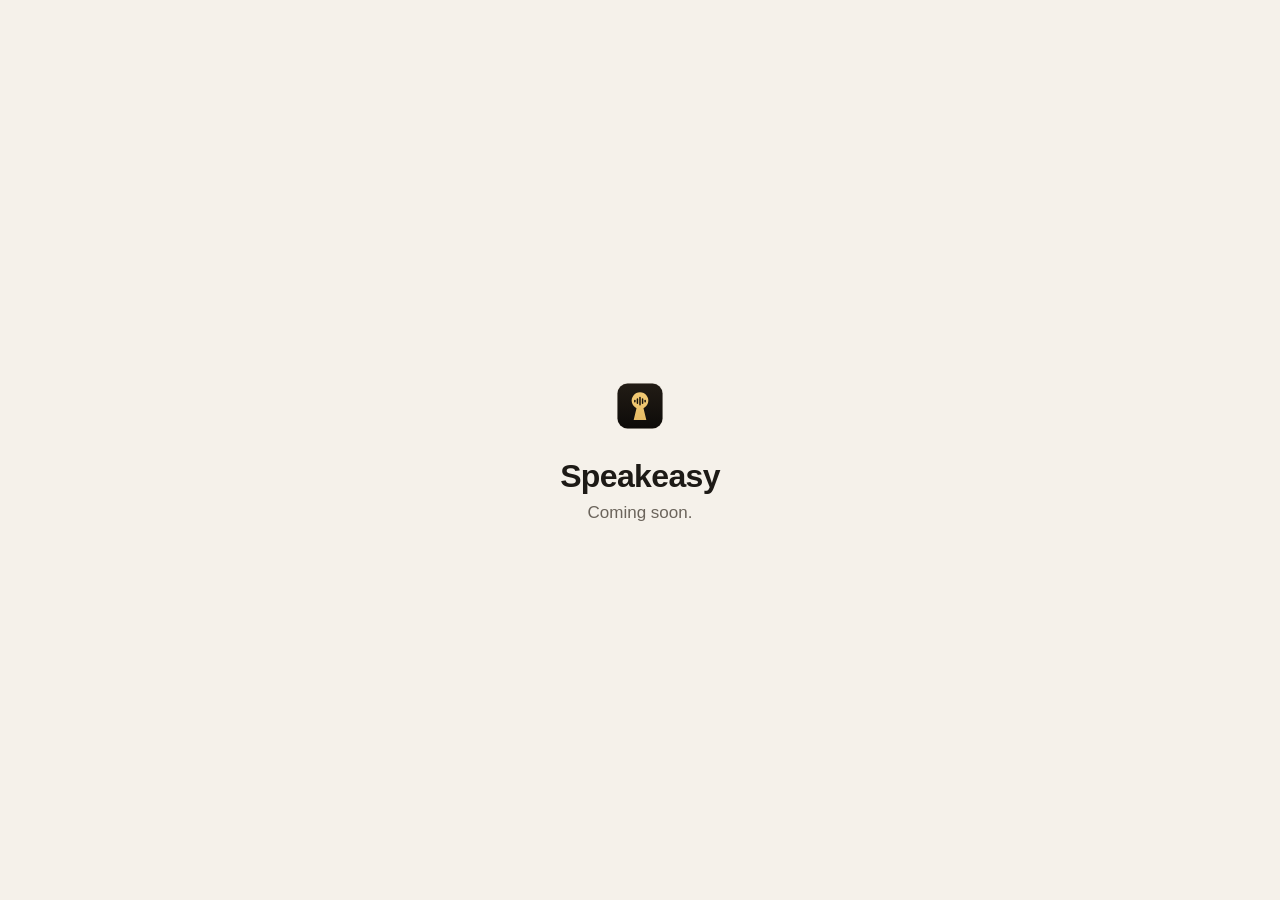
<file: index.html>
<!doctype html>
<html lang="en">
<head>
<meta charset="utf-8">
<meta name="viewport" content="width=device-width, initial-scale=1">
<link rel="icon" href="favicon.svg" type="image/svg+xml">
<link rel="apple-touch-icon" href="apple-touch-icon.png">
<title>Speakeasy</title>
<meta name="description" content="Speakeasy is coming soon.">
<style>
  :root { color-scheme: light dark; }
  html, body { height: 100%; margin: 0; }
  body { display: flex; align-items: center; justify-content: center; text-align: center;
         font-family: -apple-system, BlinkMacSystemFont, "SF Pro Text", "Helvetica Neue", Arial, sans-serif;
         background: #f5f1ea; color: #1d1a16; }
  main { padding: 24px; }
  img { width: 56px; height: 56px; }
  h1 { font-size: 32px; font-weight: 600; letter-spacing: -0.02em; margin: 20px 0 8px; }
  p { font-size: 17px; color: #6b645b; margin: 0; }
  @media (prefers-color-scheme: dark) { body { background: #16140f; color: #f3efe8; } p { color: #a39b90; } }
</style>
</head>
<body>
<main>
  <img src="favicon.svg" alt="">
  <h1>Speakeasy</h1>
  <p>Coming soon.</p>
</main>
</body>
</html>
</file>
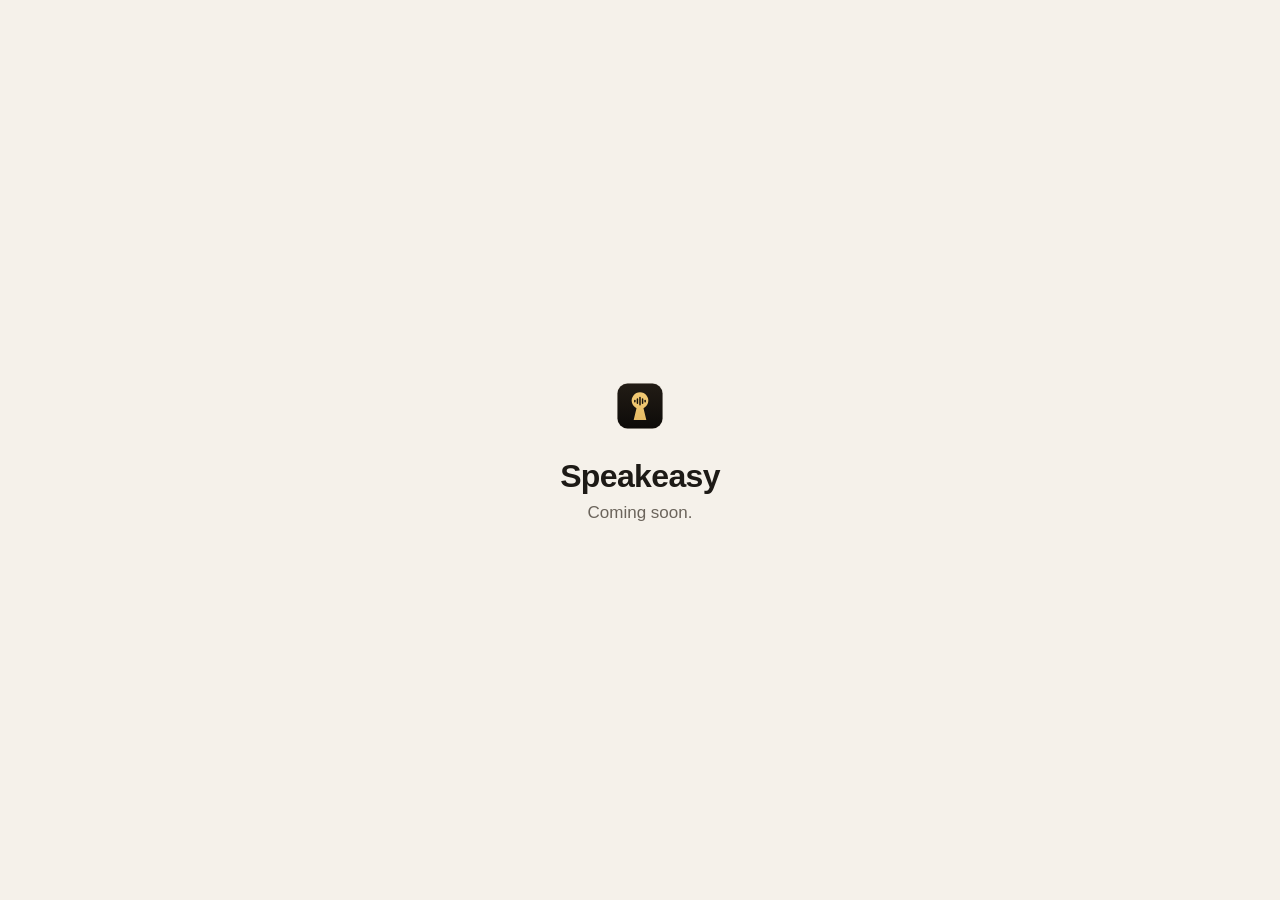
<file: download/index.html>
<!doctype html>
<html lang="en"><head><meta charset="utf-8"><meta http-equiv="refresh" content="0; url=/"><link rel="canonical" href="https://speakeasyvoice.ai/"><title>Speakeasy</title></head><body><a href="/">Speakeasy</a></body></html>
</file>
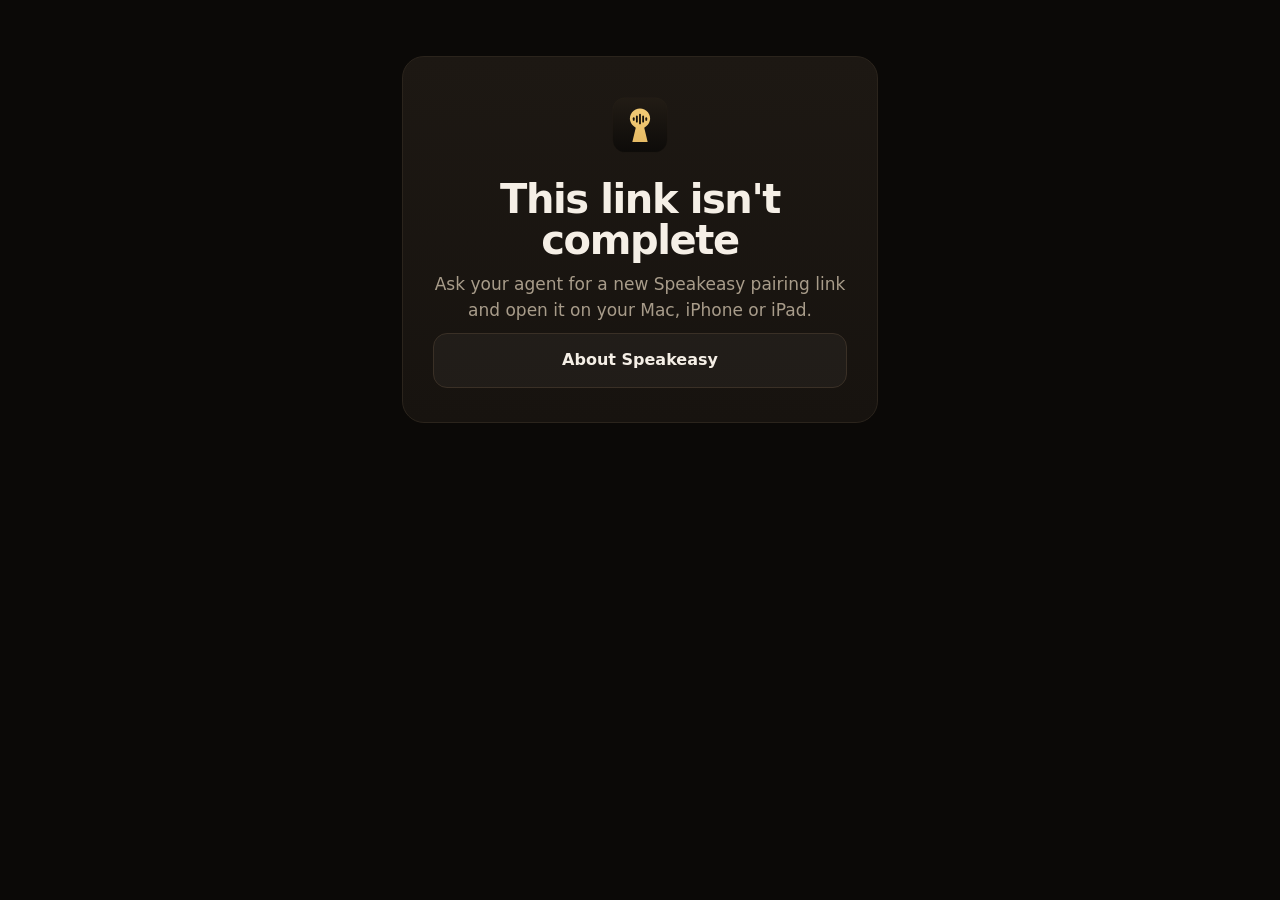
<file: pair/index.html>
<!doctype html>
<html lang="en">
<head>
<meta charset="utf-8">
<meta name="viewport" content="width=device-width, initial-scale=1, viewport-fit=cover">
<meta name="referrer" content="no-referrer">
<meta name="robots" content="noindex">
<meta name="theme-color" content="#0b0907">
<title>Connect Speakeasy</title>
<link rel="icon" href="/favicon.svg" type="image/svg+xml">
<link rel="apple-touch-icon" href="/apple-touch-icon.png">
<link rel="stylesheet" href="/site.css">
<style>
  .pair{max-width:520px;margin:0 auto;padding:56px 22px 60px}
  .pair .panel{padding:34px 30px;text-align:center}
  .mark{height:68px;width:auto;margin:0 auto 20px;display:block}
  .pair h1{font-size:clamp(30px,6vw,40px);margin-bottom:10px}
  .pair p{color:var(--mute)}
  .pair .btn{width:100%;margin-top:22px}
  .pair .btn.ghost{margin-top:10px}
  .pair .small{font-size:14.5px;margin-top:20px}
  .pair .small a{color:var(--brass2)}
  .code{font:600 28px/1 var(--mono);letter-spacing:.18em;color:var(--ink);margin-top:10px}
  .or{display:flex;align-items:center;gap:12px;color:var(--mute);font-size:13.5px;margin:28px 0 6px}
  .or::before,.or::after{content:"";flex:1;border-top:1px solid var(--line)}
  .list{list-style:none;counter-reset:s;text-align:left;margin-top:14px}
  .list>li{counter-increment:s;position:relative;padding-left:40px;margin-top:16px;color:var(--mute);font-size:16px}
  .list>li::before{content:counter(s);position:absolute;left:0;top:0;width:28px;height:28px;border-radius:50%;background:rgba(217,165,78,.15);color:var(--brass2);font:700 14px/28px var(--display);text-align:center}
  .list b{color:var(--ink);font-weight:600}
  .list a{color:var(--brass2)}
  .list .btn{margin-top:12px}
  .hide{display:none!important}
</style>
<style>a.testflight{display:none!important}</style>
</head>
<body>
<main class="pair">
  <div class="panel">
    <a href="/" aria-label="Speakeasy home"><img class="mark" src="/favicon.svg" alt="" width="68" height="68"></a>

    <!-- Mac (and anything that isn't an iPhone or iPad) -->
    <section id="ready" class="hide">
      <h1>Connect Speakeasy</h1>
      <p>Your agent sent this link to connect the Speakeasy app on this Mac.</p>
      <a class="btn primary open" href="#">Open Speakeasy</a>
      <div class="or">Don't have it yet?</div>
      <a class="btn ghost" href="https://github.com/rungmc357/speakeasy/releases/latest/download/Speakeasy.dmg">Download for Mac</a>
      <ol class="list">
        <li>Open the download and drag Speakeasy into Applications.</li>
        <li>Open Speakeasy once.</li>
        <li>Come back to this page and click <b>Open Speakeasy</b>.</li>
      </ol>
      <p class="small">Or type this code in Speakeasy › Connect:</p>
      <div class="code"></div>
      <p class="small">The link works once and expires 30 minutes after your agent sent it.</p>
    </section>

    <!-- iPhone / iPad -->
    <section id="ios" class="hide">
      <h1>Connect Speakeasy</h1>
      <p>Your agent sent this link to connect the Speakeasy app on this iPhone or iPad.</p>
      <a class="btn primary open" href="#">Open Speakeasy</a>
      <div class="or">Don't have it yet?</div>
      <a class="btn ghost testflight" href="/">Join the iPhone &amp; iPad beta</a>
      <ol class="list">
        <li id="ts-step">Install <a href="https://apps.apple.com/app/tailscale/id1470499037">Tailscale</a> and sign in with the same account as the computer Hermes runs on.</li>
        <li>Come back to this page and tap <b>Open Speakeasy</b>. If nothing happens, copy the link and paste it into the app.
          <button class="btn ghost" id="copy-link" type="button">Copy the link</button></li>
      </ol>
      <p class="small">The link works once and expires 30 minutes after your agent sent it.</p>
    </section>

    <!-- "Update Speakeasy's address" (#server=…&update=1, no code): the tunnel moved -->
    <section id="update" class="hide">
      <h1>Open in Speakeasy to update its address</h1>
      <p>Your Hermes sent this link because its address changed. Speakeasy checks it's really your Hermes before switching.</p>
      <p class="small not-ios hide">Open this link on the iPhone or iPad where Speakeasy is installed.</p>
      <a class="btn primary open-update" href="#">Open Speakeasy</a>
      <div class="or">Don't have it yet?</div>
      <a class="btn ghost testflight" href="/">Join the iPhone &amp; iPad beta</a>
    </section>

    <section id="bad" class="hide">
      <h1>This link isn't complete</h1>
      <p>Ask your agent for a new Speakeasy pairing link and open it on your Mac, iPhone or iPad.</p>
      <a class="btn primary testflight hide" href="/">Join the iPhone &amp; iPad beta</a>
      <a class="btn ghost" href="/">About Speakeasy</a>
    </section>
  </div>
</main>
<script>
(() => {
  // The server address and code are in the fragment (#...), which browsers never send to this site.
  const params = new URLSearchParams(location.hash.slice(1));
  const server = params.get("server") || "";
  const code = (params.get("code") || "").replace(/[\s-]/g, "");
  const ok = /^\d{6}$/.test(code) && /^https?:\/\/[^\s/]+(:\d+)?\/?$/.test(server);
  const ua = navigator.userAgent;
  const iPad = /iPad/.test(ua) || (/Macintosh/.test(ua) && navigator.maxTouchPoints > 1);  // iPadOS reports as a Mac
  const ios = /iPhone|iPod/.test(ua) || iPad || /[?&]ios\b/.test(location.search);  // ?ios shows the iPhone/iPad view
  const show = id => document.getElementById(id).classList.remove("hide");
  // Until the public TestFlight link is filled in, beta buttons fall back to the sign-up on the homepage.
  const tf = "";
  const tfReady = /^https:\/\/testflight\.apple\.com\//.test(tf);
  document.querySelectorAll("a.testflight").forEach(a => { a.href = tfReady ? tf : "/#iphone"; });
  // An update link carries only the new address; the app verifies it before switching.
  const update = params.get("update") === "1" && !params.get("code") && /^https:\/\/[^\s/]+(:\d+)?\/?$/.test(server);
  if (update) {
    document.title = "Update Speakeasy's address";
    document.querySelector("a.open-update").href = "speakeasy://update?server=" + encodeURIComponent(server);
    if (!ios) document.querySelector("#update .not-ios").classList.remove("hide");
    show("update");
    return;
  }
  if (!ok) { show("bad"); if (ios) document.querySelector("#bad .testflight").classList.remove("hide"); return; }
  const app = "speakeasy://pair?server=" + encodeURIComponent(server) + "&code=" + code;
  // Tailscale is only needed when Hermes is reached over a tailnet address.
  if (!/\.ts\.net(:\d+)?\/?$/.test(server)) document.getElementById("ts-step").remove();
  document.querySelectorAll("a.open").forEach(a => a.href = app);
  document.querySelectorAll(".code").forEach(el => el.textContent = code.slice(0, 3) + " " + code.slice(3));
  document.getElementById("copy-link").addEventListener("click", async (e) => {
    try { await navigator.clipboard.writeText(location.href); e.target.textContent = "Copied"; }
    catch (_) { e.target.textContent = "Couldn't copy. Copy this page's address."; }
  });
  if (ios) { show("ios"); return; }  // No auto-open on iOS: without the app Safari shows an "invalid address" alert.
  show("ready");
  // Try the Mac app once on arrival; if it isn't installed, nothing happens and the page stays.
  setTimeout(() => { location.href = app; }, 300);
})();
</script>
</body>
</html>
</file>
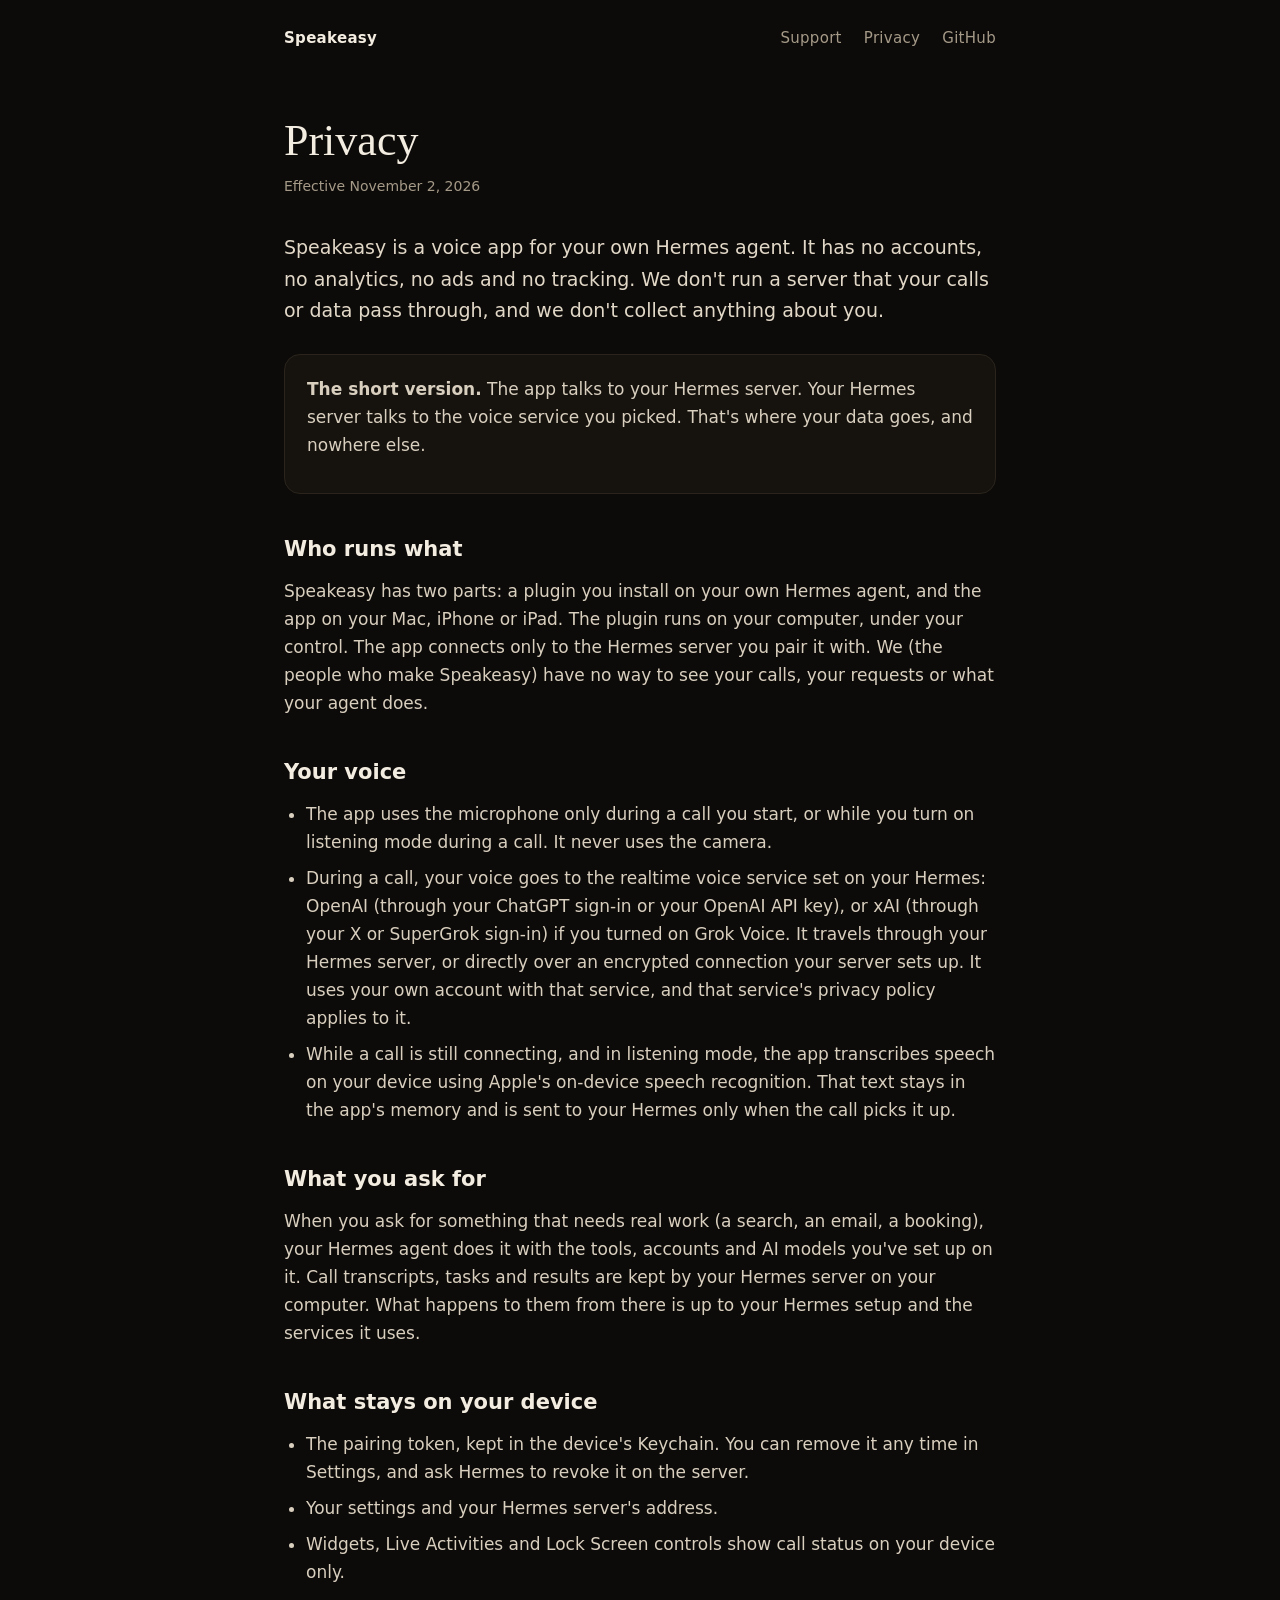
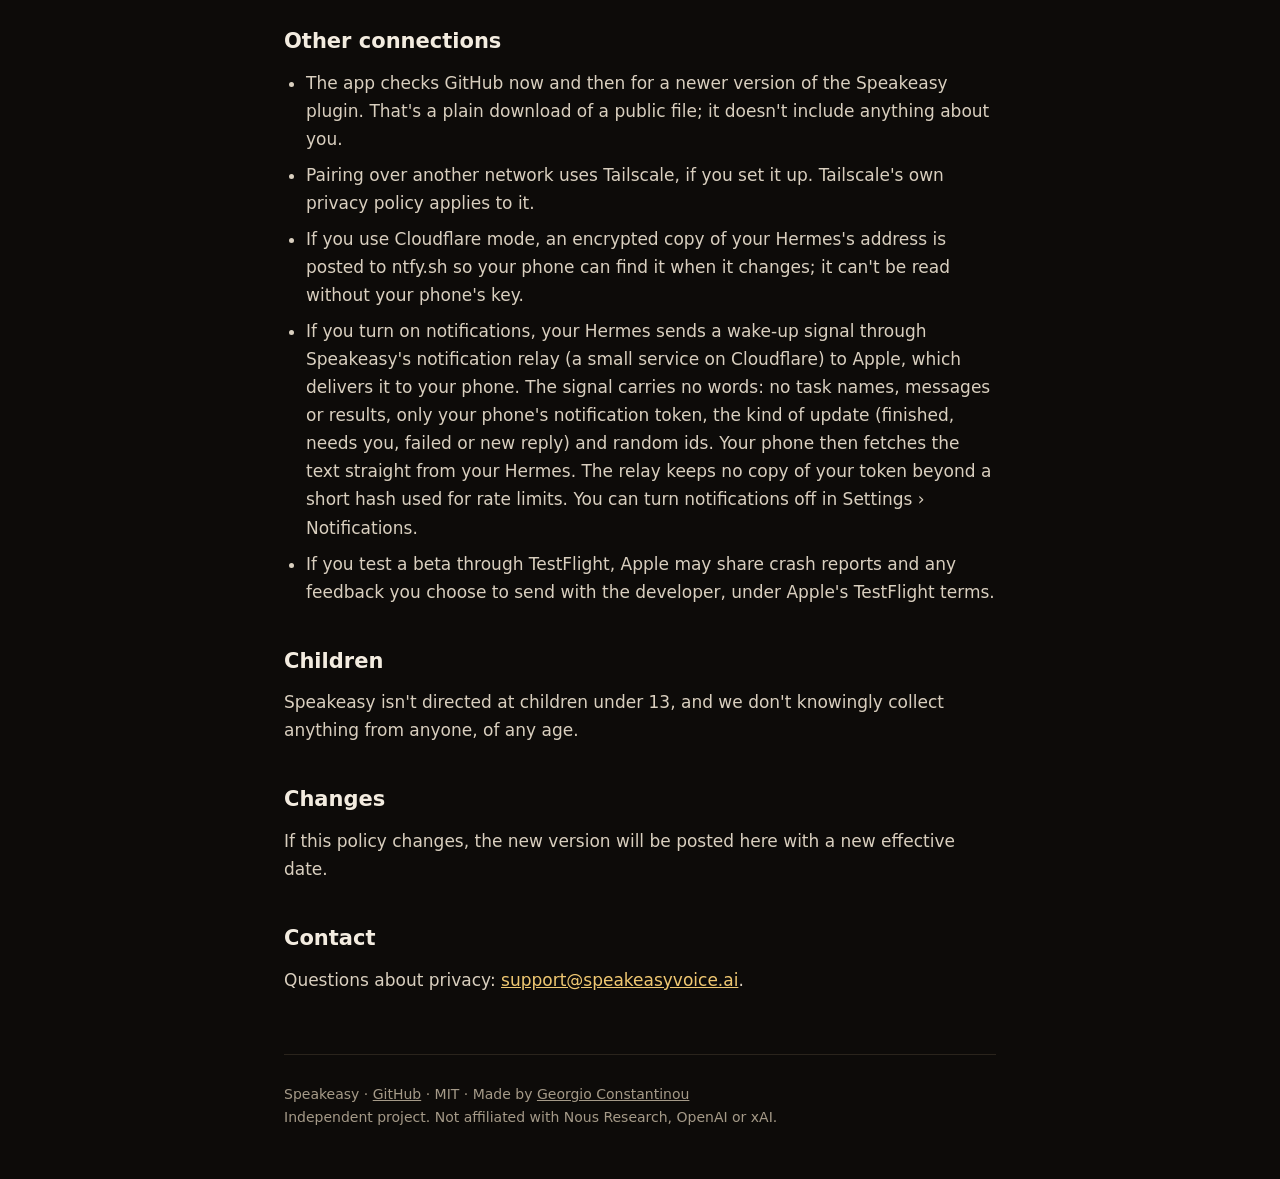
<file: privacy/index.html>
<!doctype html>
<html lang="en">
<head>
<meta charset="utf-8">
<meta name="viewport" content="width=device-width, initial-scale=1">
<link rel="icon" href="/favicon.svg" type="image/svg+xml">
<link rel="apple-touch-icon" href="/apple-touch-icon.png">
<title>Privacy · Speakeasy</title>
<meta name="description" content="How Speakeasy handles your voice and data: no accounts, no analytics, no tracking.">
<style>
  :root{--bg:#0d0b09;--panel:#16130f;--line:#2a241c;--ink:#f3ece0;--mute:#a59a88;--brass:#d4a24c;--brass2:#f0c872}
  *{box-sizing:border-box;margin:0;padding:0}
  body{background:var(--bg);color:var(--ink);font:17px/1.65 -apple-system,BlinkMacSystemFont,"SF Pro Text","Inter",system-ui,sans-serif;-webkit-font-smoothing:antialiased}
  a{color:var(--brass2)}
  .wrap{max-width:760px;margin:0 auto;padding:0 24px}
  nav{display:flex;align-items:center;justify-content:space-between;padding:26px 0;font-size:15px}
  nav a{color:var(--ink);text-decoration:none;font-weight:600;letter-spacing:.02em}
  nav .links{display:flex;gap:22px} nav .links a{color:var(--mute);font-weight:400}
  h1{font-family:"New York","Iowan Old Style",Georgia,serif;font-size:44px;line-height:1.1;font-weight:500;margin:40px 0 10px}
  .date{color:var(--mute);font-size:14px;margin-bottom:34px}
  .lede{font-size:19px;color:#e2d8c8;margin-bottom:28px}
  h2{font-size:21px;margin:38px 0 10px}
  p,li{color:#d9cfbf} p{margin-bottom:14px}
  ul{margin:0 0 14px 22px} li{margin-bottom:8px}
  .box{background:var(--panel);border:1px solid var(--line);border-radius:16px;padding:20px 22px;margin:22px 0}
  footer{border-top:1px solid var(--line);margin-top:60px;padding:28px 0 50px;color:var(--mute);font-size:14px}
  footer a{color:var(--mute)}
</style>
</head>
<body>
<div class="wrap">
<nav><a href="/">Speakeasy</a><span class="links"><a href="/support/">Support</a><a href="/privacy/">Privacy</a><a href="https://github.com/rungmc357/speakeasy">GitHub</a></span></nav>
<h1>Privacy</h1>
<p class="date">Effective November 2, 2026</p>
<p class="lede">Speakeasy is a voice app for your own Hermes agent. It has no accounts, no analytics, no ads and no tracking. We don't run a server that your calls or data pass through, and we don't collect anything about you.</p>

<div class="box">
<p><b>The short version.</b> The app talks to your Hermes server. Your Hermes server talks to the voice service you picked. That's where your data goes, and nowhere else.</p>
</div>

<h2>Who runs what</h2>
<p>Speakeasy has two parts: a plugin you install on your own Hermes agent, and the app on your Mac, iPhone or iPad. The plugin runs on your computer, under your control. The app connects only to the Hermes server you pair it with. We (the people who make Speakeasy) have no way to see your calls, your requests or what your agent does.</p>

<h2>Your voice</h2>
<ul>
<li>The app uses the microphone only during a call you start, or while you turn on listening mode during a call. It never uses the camera.</li>
<li>During a call, your voice goes to the realtime voice service set on your Hermes: OpenAI (through your ChatGPT sign-in or your OpenAI API key), or xAI (through your X or SuperGrok sign-in) if you turned on Grok Voice. It travels through your Hermes server, or directly over an encrypted connection your server sets up. It uses your own account with that service, and that service's privacy policy applies to it.</li>
<li>While a call is still connecting, and in listening mode, the app transcribes speech on your device using Apple's on-device speech recognition. That text stays in the app's memory and is sent to your Hermes only when the call picks it up.</li>
</ul>

<h2>What you ask for</h2>
<p>When you ask for something that needs real work (a search, an email, a booking), your Hermes agent does it with the tools, accounts and AI models you've set up on it. Call transcripts, tasks and results are kept by your Hermes server on your computer. What happens to them from there is up to your Hermes setup and the services it uses.</p>

<h2>What stays on your device</h2>
<ul>
<li>The pairing token, kept in the device's Keychain. You can remove it any time in Settings, and ask Hermes to revoke it on the server.</li>
<li>Your settings and your Hermes server's address.</li>
<li>Widgets, Live Activities and Lock Screen controls show call status on your device only.</li>
</ul>

<h2>Other connections</h2>
<ul>
<li>The app checks GitHub now and then for a newer version of the Speakeasy plugin. That's a plain download of a public file; it doesn't include anything about you.</li>
<li>Pairing over another network uses Tailscale, if you set it up. Tailscale's own privacy policy applies to it.</li>
<li>If you use Cloudflare mode, an encrypted copy of your Hermes's address is posted to ntfy.sh so your phone can find it when it changes; it can't be read without your phone's key.</li>
<li>If you turn on notifications, your Hermes sends a wake-up signal through Speakeasy's notification relay (a small service on Cloudflare) to Apple, which delivers it to your phone. The signal carries no words: no task names, messages or results, only your phone's notification token, the kind of update (finished, needs you, failed or new reply) and random ids. Your phone then fetches the text straight from your Hermes. The relay keeps no copy of your token beyond a short hash used for rate limits. You can turn notifications off in Settings › Notifications.</li>
<li>If you test a beta through TestFlight, Apple may share crash reports and any feedback you choose to send with the developer, under Apple's TestFlight terms.</li>
</ul>

<h2>Children</h2>
<p>Speakeasy isn't directed at children under 13, and we don't knowingly collect anything from anyone, of any age.</p>

<h2>Changes</h2>
<p>If this policy changes, the new version will be posted here with a new effective date.</p>

<h2>Contact</h2>
<p>Questions about privacy: <a href="mailto:support@speakeasyvoice.ai">support@speakeasyvoice.ai</a>.</p>
<footer>Speakeasy · <a href="https://github.com/rungmc357/speakeasy">GitHub</a> · MIT · Made by <a href="https://georgio.co">Georgio Constantinou</a><br>Independent project. Not affiliated with Nous Research, OpenAI or xAI.</footer>
</div>
</body>
</html>
</file>
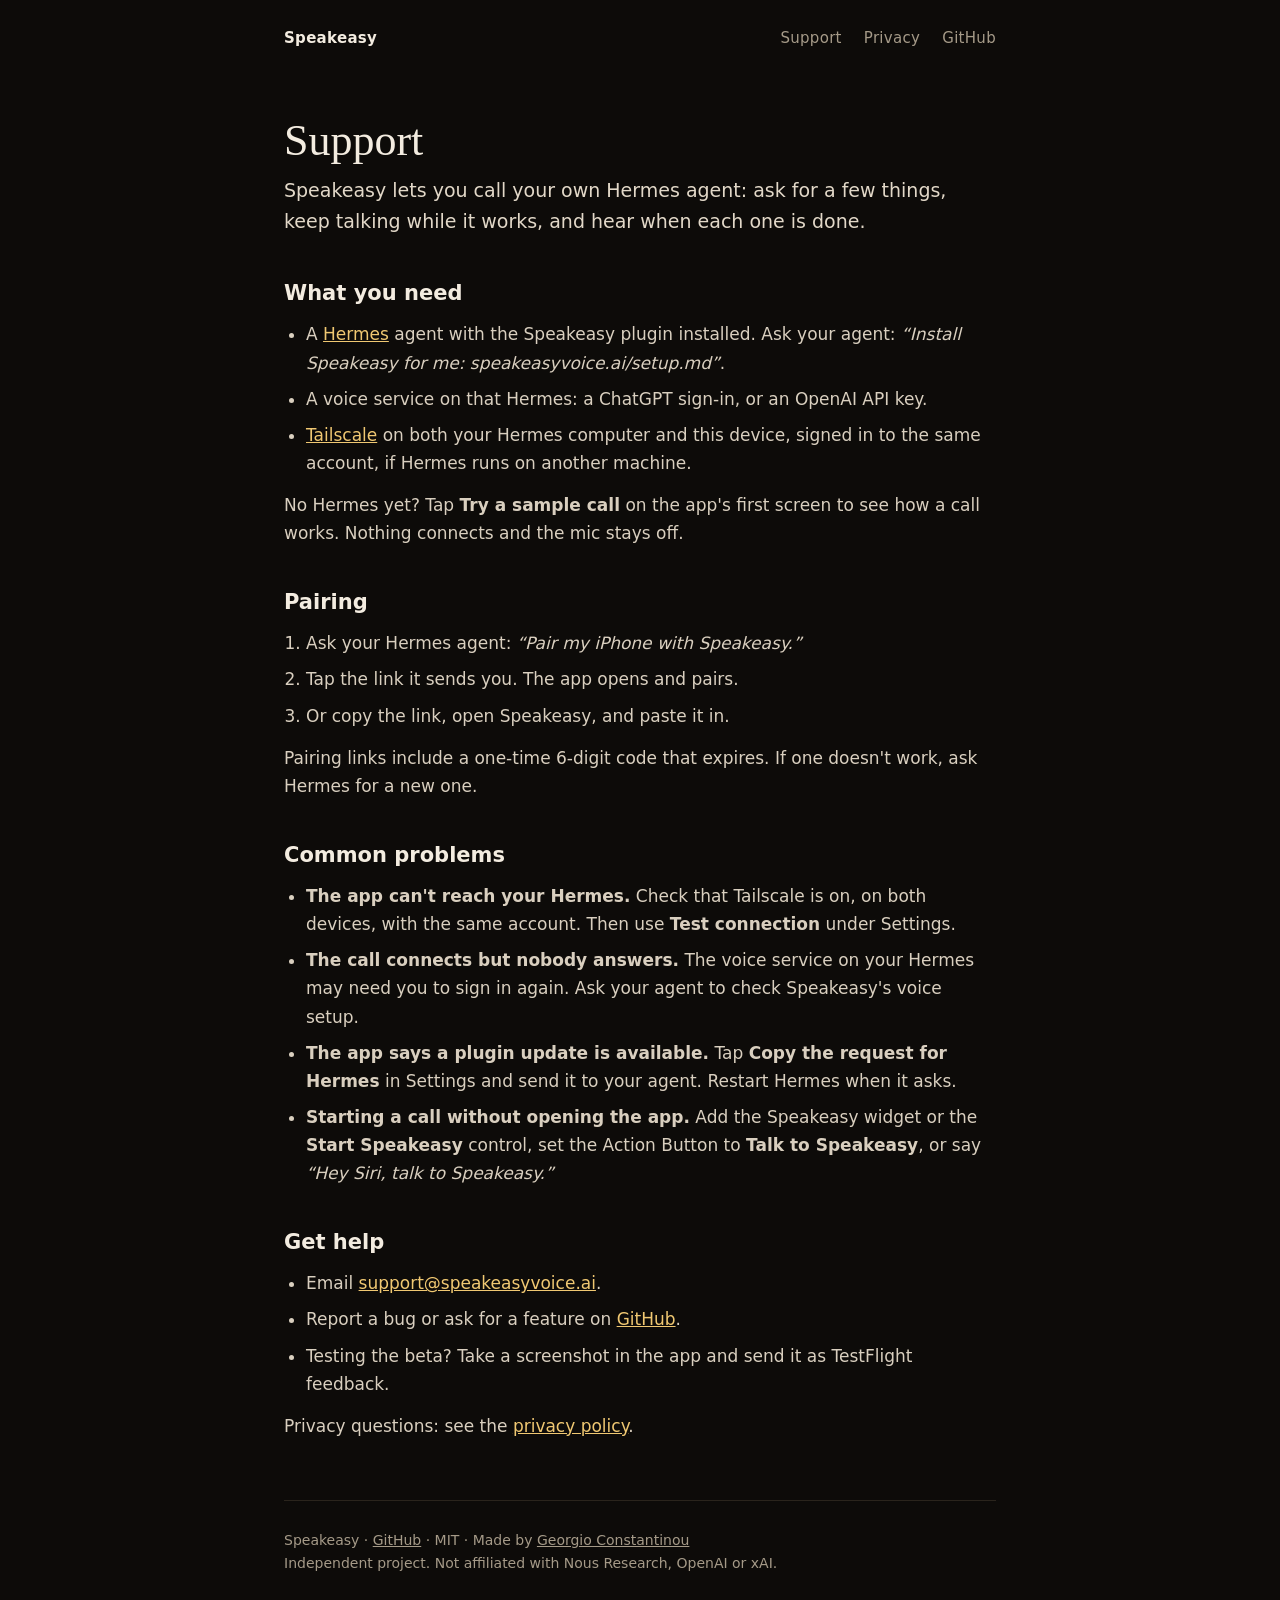
<file: support/index.html>
<!doctype html>
<html lang="en">
<head>
<meta charset="utf-8">
<meta name="viewport" content="width=device-width, initial-scale=1">
<link rel="icon" href="/favicon.svg" type="image/svg+xml">
<link rel="apple-touch-icon" href="/apple-touch-icon.png">
<title>Support · Speakeasy</title>
<meta name="description" content="Set up, pair and troubleshoot Speakeasy, the voice app for your Hermes agent.">
<style>
  :root{--bg:#0d0b09;--panel:#16130f;--line:#2a241c;--ink:#f3ece0;--mute:#a59a88;--brass:#d4a24c;--brass2:#f0c872}
  *{box-sizing:border-box;margin:0;padding:0}
  body{background:var(--bg);color:var(--ink);font:17px/1.65 -apple-system,BlinkMacSystemFont,"SF Pro Text","Inter",system-ui,sans-serif;-webkit-font-smoothing:antialiased}
  a{color:var(--brass2)}
  .wrap{max-width:760px;margin:0 auto;padding:0 24px}
  nav{display:flex;align-items:center;justify-content:space-between;padding:26px 0;font-size:15px}
  nav a{color:var(--ink);text-decoration:none;font-weight:600;letter-spacing:.02em}
  nav .links{display:flex;gap:22px} nav .links a{color:var(--mute);font-weight:400}
  h1{font-family:"New York","Iowan Old Style",Georgia,serif;font-size:44px;line-height:1.1;font-weight:500;margin:40px 0 10px}
  .date{color:var(--mute);font-size:14px;margin-bottom:34px}
  .lede{font-size:19px;color:#e2d8c8;margin-bottom:28px}
  h2{font-size:21px;margin:38px 0 10px}
  p,li{color:#d9cfbf} p{margin-bottom:14px}
  ul{margin:0 0 14px 22px} li{margin-bottom:8px}
  .box{background:var(--panel);border:1px solid var(--line);border-radius:16px;padding:20px 22px;margin:22px 0}
  footer{border-top:1px solid var(--line);margin-top:60px;padding:28px 0 50px;color:var(--mute);font-size:14px}
  footer a{color:var(--mute)}
</style>
</head>
<body>
<div class="wrap">
<nav><a href="/">Speakeasy</a><span class="links"><a href="/support/">Support</a><a href="/privacy/">Privacy</a><a href="https://github.com/rungmc357/speakeasy">GitHub</a></span></nav>
<h1>Support</h1>
<p class="lede">Speakeasy lets you call your own Hermes agent: ask for a few things, keep talking while it works, and hear when each one is done.</p>

<h2>What you need</h2>
<ul>
<li>A <a href="https://hermes-agent.nousresearch.com/docs">Hermes</a> agent with the Speakeasy plugin installed. Ask your agent: <i>“Install Speakeasy for me: speakeasyvoice.ai/setup.md”</i>.</li>
<li>A voice service on that Hermes: a ChatGPT sign-in, or an OpenAI API key.</li>
<li><a href="https://tailscale.com/download">Tailscale</a> on both your Hermes computer and this device, signed in to the same account, if Hermes runs on another machine.</li>
</ul>
<p>No Hermes yet? Tap <b>Try a sample call</b> on the app's first screen to see how a call works. Nothing connects and the mic stays off.</p>

<h2>Pairing</h2>
<ol style="margin:0 0 14px 22px">
<li>Ask your Hermes agent: <i>“Pair my iPhone with Speakeasy.”</i></li>
<li>Tap the link it sends you. The app opens and pairs.</li>
<li>Or copy the link, open Speakeasy, and paste it in.</li>
</ol>
<p>Pairing links include a one-time 6-digit code that expires. If one doesn't work, ask Hermes for a new one.</p>

<h2>Common problems</h2>
<ul>
<li><b>The app can't reach your Hermes.</b> Check that Tailscale is on, on both devices, with the same account. Then use <b>Test connection</b> under Settings.</li>
<li><b>The call connects but nobody answers.</b> The voice service on your Hermes may need you to sign in again. Ask your agent to check Speakeasy's voice setup.</li>
<li><b>The app says a plugin update is available.</b> Tap <b>Copy the request for Hermes</b> in Settings and send it to your agent. Restart Hermes when it asks.</li>
<li><b>Starting a call without opening the app.</b> Add the Speakeasy widget or the <b>Start Speakeasy</b> control, set the Action Button to <b>Talk to Speakeasy</b>, or say <i>“Hey Siri, talk to Speakeasy.”</i></li>
</ul>

<h2>Get help</h2>
<ul>
<li>Email <a href="mailto:support@speakeasyvoice.ai">support@speakeasyvoice.ai</a>.</li>
<li>Report a bug or ask for a feature on <a href="https://github.com/rungmc357/speakeasy/issues">GitHub</a>.</li>
<li>Testing the beta? Take a screenshot in the app and send it as TestFlight feedback.</li>
</ul>
<p>Privacy questions: see the <a href="/privacy/">privacy policy</a>.</p>
<footer>Speakeasy · <a href="https://github.com/rungmc357/speakeasy">GitHub</a> · MIT · Made by <a href="https://georgio.co">Georgio Constantinou</a><br>Independent project. Not affiliated with Nous Research, OpenAI or xAI.</footer>
</div>
</body>
</html>
</file>
<file: site.css>
:root{
  --bg:#0b0907;--panel:#17130f;--panel2:#1d1813;--line:#2b241c;--line2:#3a3026;
  --ink:#f5efe6;--ink2:#ddd3c4;--mute:#a89c8a;--brass:#d9a54e;--brass2:#f2c977;--on-brass:#1a1208;--green:#6fcf8e;--red:#ef8a7a;
  --sans:-apple-system,BlinkMacSystemFont,"SF Pro Text","Inter",system-ui,"Segoe UI",sans-serif;
  --display:-apple-system,BlinkMacSystemFont,"SF Pro Display","Inter",system-ui,"Segoe UI",sans-serif;
  --mono:ui-monospace,"SF Mono",Menlo,Consolas,monospace;
}
*{box-sizing:border-box;margin:0;padding:0}
html{scroll-behavior:smooth;-webkit-text-size-adjust:100%}
body{background:var(--bg);color:var(--ink);font:17px/1.55 var(--sans);-webkit-font-smoothing:antialiased;overflow-x:hidden}
main{overflow-x:clip}
a{color:inherit}
img,video{display:block;max-width:100%}
picture{display:block}
:focus-visible{outline:2px solid var(--brass2);outline-offset:3px;border-radius:6px}
.wrap{max-width:1160px;margin:0 auto;padding:0 22px}

/* nav */
header.top{position:sticky;top:0;z-index:20;background:rgba(11,9,7,.74);backdrop-filter:saturate(1.4) blur(18px);-webkit-backdrop-filter:saturate(1.4) blur(18px);border-bottom:1px solid rgba(58,48,38,.55)}
nav{display:flex;align-items:center;justify-content:space-between;height:60px;gap:16px}
.logo{display:flex;align-items:center;gap:10px;font-weight:650;font-size:17px;letter-spacing:-.01em;text-decoration:none}
.logo img{width:28px;height:28px}
nav .links{display:flex;align-items:center;gap:26px;font-size:14.5px;color:var(--mute)}
nav .links a{text-decoration:none} nav .links a:hover{color:var(--ink)}
nav .links .pill{color:var(--on-brass);background:var(--brass);padding:7px 14px;border-radius:99px;font-weight:600}
nav .links .pill:hover{background:var(--brass2);color:var(--on-brass)}

/* type */
h1,h2,h3{font-family:var(--display);letter-spacing:-.025em;font-weight:700}
h1{font-size:clamp(44px,7vw,80px);line-height:1.02;letter-spacing:-.035em}
h1 .soft{color:var(--brass2)}
h2{font-size:clamp(32px,4.4vw,52px);line-height:1.06}
h3{font-size:21px;line-height:1.25;letter-spacing:-.015em;font-weight:650}
.kicker{color:var(--brass2);font-size:13px;font-weight:600;letter-spacing:.14em;text-transform:uppercase;margin-bottom:14px}
.lede{color:var(--ink2);font-size:clamp(18px,2vw,21px);line-height:1.5}
.body{color:var(--ink2);font-size:18px;line-height:1.6}
.fine{color:var(--mute);font-size:14px}

/* buttons */
.ctas{display:flex;gap:12px;flex-wrap:wrap}
.btn{display:inline-flex;align-items:center;justify-content:center;gap:9px;padding:14px 22px;border-radius:14px;font-weight:600;text-decoration:none;font-size:16px;border:0;cursor:pointer;font-family:inherit;transition:background .15s,border-color .15s}
.btn svg{width:18px;height:18px;flex:none}
.btn.primary{background:var(--brass);color:var(--on-brass)} .btn.primary:hover{background:var(--brass2)}
.btn.ghost{background:rgba(255,255,255,.04);border:1px solid var(--line2);color:var(--ink)} .btn.ghost:hover{border-color:var(--brass)}
.btn[disabled]{opacity:.6;cursor:default}

/* hero */
.hero{position:relative;padding:72px 0 40px;display:grid;grid-template-columns:1.05fr .95fr;gap:40px;align-items:center}
.hero::before{content:"";position:absolute;inset:-120px -40vw auto;height:900px;z-index:-1;pointer-events:none;
  background:radial-gradient(560px 420px at 74% 46%,rgba(217,165,78,.20),transparent 70%),radial-gradient(800px 500px at 20% 0%,rgba(120,80,40,.15),transparent 70%)}
.hero .copy{max-width:600px}
.hero h1{margin-bottom:24px}
.hero .lede{margin-bottom:32px;max-width:540px}
.hero .fine{margin-top:18px}
.hero .art{display:flex;justify-content:center}
.hero-phone{--w:310px}

/* devices */
.phone{--w:300px;width:var(--w);max-width:100%;aspect-ratio:1206/2622;flex:none;position:relative;border-radius:calc(var(--w)*.165);padding:calc(var(--w)*.03);
  background:linear-gradient(145deg,#3b352f,#15120f 40%,#0c0a08 70%,#2f2a25);box-shadow:0 0 0 1px #000,inset 0 0 0 1px rgba(255,255,255,.08),0 50px 100px -40px rgba(0,0,0,.95),0 30px 60px -30px rgba(0,0,0,.7)}
.phone picture,.phone video,.phone img{width:100%;height:100%;object-fit:cover;border-radius:calc(var(--w)*.135);background:#000}
.ipad{width:100%;border-radius:34px;padding:14px;background:linear-gradient(145deg,#37322c,#14110e 40%,#0c0a08 70%,#2c2722);box-shadow:0 0 0 1px #000,inset 0 0 0 1px rgba(255,255,255,.07),0 60px 120px -50px #000}
.ipad img{border-radius:21px;width:100%;height:auto}
.mac{max-width:500px;filter:drop-shadow(0 40px 60px rgba(0,0,0,.65))}
.desk{position:relative;width:100%;max-width:560px;aspect-ratio:16/12;border-radius:26px;display:grid;place-items:center;padding:36px;overflow:hidden;
  background:radial-gradient(120% 80% at 20% 10%,#6b4a26 0%,transparent 60%),radial-gradient(90% 70% at 90% 90%,#3a2a4a 0%,transparent 60%),linear-gradient(160deg,#2a1d12,#120d0a);
  box-shadow:0 0 0 1px rgba(255,255,255,.06),0 50px 100px -50px #000}
.desk::before{content:"";position:absolute;left:0;right:0;top:0;height:26px;background:rgba(20,16,12,.55);backdrop-filter:blur(8px);border-bottom:1px solid rgba(255,255,255,.05)}
.desk .mac{width:78%;margin-top:18px}
.mac img{width:100%;height:auto}
.glow{position:relative}
.glow::before{content:"";position:absolute;inset:8% -10%;background:radial-gradient(closest-side,rgba(217,165,78,.18),transparent);z-index:-1;filter:blur(10px)}

/* asks */
.asks{padding:30px 0 70px}
.asks p{color:var(--mute);font-size:15px;text-align:center;margin-bottom:16px}
.chips{display:flex;flex-wrap:wrap;justify-content:center;gap:10px}
.chip{background:var(--panel);border:1px solid var(--line);border-radius:99px;padding:9px 16px;font-size:15px;color:var(--ink2)}
.chip::before{content:"“";color:var(--brass2)} .chip::after{content:"”";color:var(--brass2)}

/* feature rows */
.row{display:grid;grid-template-columns:1fr 1fr;gap:72px;align-items:center;padding:96px 0;border-top:1px solid var(--line)}
.row>*{min-width:0}
.row.flip .copy{order:2}
.row .copy h2{margin-bottom:18px}
.row .copy .body{max-width:500px}
.row .media{display:flex;justify-content:center;align-items:center;gap:26px}
.row .media.pair .phone{--w:250px}
.row .media.pair .phone:nth-child(2){margin-top:90px}
.points{list-style:none;margin-top:26px;display:grid;gap:16px;max-width:500px}
.points li{position:relative;padding-left:30px;color:var(--ink2);font-size:16.5px}
.points li b{color:var(--ink);font-weight:600}
.points li::before{content:"";position:absolute;left:4px;top:9px;width:9px;height:9px;border-radius:50%;background:var(--brass);box-shadow:0 0 0 4px rgba(217,165,78,.16)}

/* big centered sections */
.center{text-align:center;padding:100px 0 0;border-top:1px solid var(--line)}
.center h2{margin-bottom:16px}
.center .body{max-width:680px;margin:0 auto}
.stage{padding:56px 0 100px}
.stage.ipadstage{max-width:1040px;margin:0 auto}
.lockstage{display:flex;justify-content:center;align-items:center;gap:72px;text-align:left}
.lockstage .phone{--w:330px}
.lockside{max-width:440px;display:grid;gap:30px}
.lockside .cap h3{margin-bottom:6px}
.lockside .cap p{color:var(--mute);font-size:16px}
.island{width:100%;filter:drop-shadow(0 30px 50px rgba(0,0,0,.7))}
.widgets{width:min(100%,320px);align-self:flex-end;margin-bottom:30px;filter:drop-shadow(0 30px 50px rgba(0,0,0,.6))}
.widgets img,.island img{width:100%;height:auto}

/* cards */
.grid3{display:grid;grid-template-columns:repeat(3,1fr);gap:18px;margin-top:44px}
.grid2{display:grid;grid-template-columns:repeat(2,1fr);gap:18px;margin-top:44px}
.grid3>*,.grid2>*{min-width:0}
.card{background:linear-gradient(180deg,var(--panel2),var(--panel));border:1px solid var(--line);border-radius:22px;padding:26px}
.card h3{margin-bottom:8px}
.card p{color:var(--mute);font-size:15.5px}
.tag{display:inline-block;font-size:12px;font-weight:600;padding:2px 9px;border-radius:99px;background:rgba(217,165,78,.15);color:var(--brass2);margin-left:8px;vertical-align:3px;letter-spacing:0}
.card .ico{width:38px;height:38px;border-radius:11px;background:rgba(217,165,78,.13);display:grid;place-items:center;margin-bottom:16px}
.card .ico svg{width:20px;height:20px;stroke:var(--brass2);fill:none;stroke-width:1.8;stroke-linecap:round;stroke-linejoin:round}
section.block{padding:100px 0;border-top:1px solid var(--line)}
section.block .body{max-width:640px}
.note{color:var(--mute);font-size:15px;margin-top:26px;max-width:720px}

/* beta */
.beta{position:relative;overflow:hidden;border:1px solid var(--line2);border-radius:28px;padding:56px 48px 0;margin:0 0 100px;
  background:radial-gradient(500px 300px at 85% 0%,rgba(217,165,78,.20),transparent 70%),linear-gradient(180deg,#1b1611,#120f0c);display:grid;grid-template-columns:1.2fr .8fr;gap:40px;align-items:start}
.beta>*{min-width:0}
.beta>div:first-child{padding-bottom:56px}
.badge{display:inline-block;font-size:12px;letter-spacing:.12em;text-transform:uppercase;color:var(--on-brass);background:var(--brass2);border-radius:99px;padding:4px 11px;margin-bottom:16px;font-weight:700}
.beta h2{margin-bottom:14px}
.notify{margin-top:26px;max-width:480px}
.notify label{display:block;font-weight:600;margin-bottom:10px}
.notify-row{display:flex;gap:10px}
.notify input{flex:1;min-width:0;background:rgba(0,0,0,.35);border:1px solid var(--line2);border-radius:14px;padding:14px 16px;color:var(--ink);font-size:16px;font-family:inherit}
.notify input::placeholder{color:#8a7f6f}
.notify input:focus{outline:none;border-color:var(--brass)}
.notify .fine{margin-top:10px}
.notify.small-form{margin-top:30px;padding-top:22px;border-top:1px solid var(--line2)}
.notify.small-form label{font-size:15px;color:var(--ink2)}
.notify.small-form input{padding:11px 14px;font-size:15px}
.notify.small-form .btn{padding:11px 18px;font-size:15px}
.beta .phone{--w:240px;justify-self:center;align-self:end;height:300px;aspect-ratio:auto;border-bottom-left-radius:0;border-bottom-right-radius:0;padding-bottom:0;overflow:hidden}
.beta .phone picture,.beta .phone img{height:auto;aspect-ratio:1206/2622;border-bottom-left-radius:0;border-bottom-right-radius:0}

/* setup */
ol.steps{list-style:none;counter-reset:s;margin-top:44px;display:grid;grid-template-columns:repeat(3,1fr);gap:18px}
ol.steps>li{counter-increment:s;background:linear-gradient(180deg,var(--panel2),var(--panel));border:1px solid var(--line);border-radius:22px;padding:26px;min-width:0}
ol.steps>li::before{content:counter(s);display:grid;place-items:center;width:36px;height:36px;border-radius:50%;background:rgba(217,165,78,.15);color:var(--brass2);font:700 17px/1 var(--display);margin-bottom:16px}
ol.steps h3{margin-bottom:8px}
ol.steps p{color:var(--mute);font-size:15.5px}
.prompt{display:flex;gap:12px;align-items:center;background:#0e0c0a;border:1px solid var(--line2);border-radius:16px;padding:16px 16px 16px 20px;margin:30px 0 0;font-family:var(--mono);font-size:15px;max-width:720px}
.prompt span{flex:1;min-width:0;overflow-wrap:anywhere;color:var(--ink)}
.prompt button{background:var(--brass);color:var(--on-brass);border:0;border-radius:10px;padding:9px 16px;font-weight:600;cursor:pointer;font-family:var(--sans);font-size:15px}
.prompt button:hover{background:var(--brass2)}
.apps{display:flex;gap:10px;flex-wrap:wrap;margin-top:16px}
.apps .btn{padding:10px 15px;font-size:14.5px;border-radius:12px}
a.inline{color:var(--brass2)}

/* faq */
.faq{max-width:820px;margin-top:30px}
details{border-bottom:1px solid var(--line);padding:20px 0}
summary{cursor:pointer;font-weight:600;font-size:18px;list-style:none;display:flex;justify-content:space-between;gap:16px}
summary::-webkit-details-marker{display:none}
summary::after{content:"+";color:var(--brass2);font-size:22px;line-height:1}
details[open] summary::after{content:"–"}
details p{color:var(--mute);margin-top:10px;font-size:16px}

footer{border-top:1px solid var(--line);padding:34px 0 60px;color:var(--mute);font-size:14px;display:flex;justify-content:space-between;gap:16px 28px;flex-wrap:wrap}
footer a{color:var(--mute)} footer a:hover{color:var(--ink)}

/* sub pages (download, pair) */
.page{max-width:760px;margin:0 auto;padding:64px 22px 40px}
.page h1{font-size:clamp(38px,6vw,60px);margin-bottom:18px}
.page .lede{margin-bottom:30px}
.page section{margin-top:56px}
.page h2{font-size:clamp(26px,3.4vw,34px);margin-bottom:12px}
.page ol.steps{grid-template-columns:1fr;margin-top:24px}
.page .ctas{margin-top:8px}
.panel{background:linear-gradient(180deg,var(--panel2),var(--panel));border:1px solid var(--line);border-radius:22px;padding:26px}
.panel+.panel{margin-top:14px}
.status{display:flex;gap:14px;align-items:flex-start}
.status .dot{flex:none;width:12px;height:12px;border-radius:50%;margin-top:7px;background:var(--brass);box-shadow:0 0 0 5px rgba(217,165,78,.16)}
.status.ok .dot{background:var(--green);box-shadow:0 0 0 5px rgba(111,207,142,.16)}
.status.bad .dot{background:var(--red);box-shadow:0 0 0 5px rgba(239,138,122,.16)}
.status h2{font-size:22px;margin:0 0 4px}
.status p{color:var(--mute)}
.mono{font-family:var(--mono);font-size:14px;color:var(--ink2);overflow-wrap:anywhere}
.shot{display:flex;justify-content:center;margin:36px 0 0}
.shot .mac{max-width:440px}

/* reveal */
.js .reveal{opacity:0;transform:translateY(24px);transition:opacity .8s ease,transform .8s cubic-bezier(.2,.7,.2,1)}
.js .reveal.in{opacity:1;transform:none}
@media (prefers-reduced-motion:reduce){.js .reveal{opacity:1;transform:none;transition:none} html{scroll-behavior:auto}}

@media (max-width:980px){
  .hero{grid-template-columns:1fr;padding:44px 0 20px}
  .row{grid-template-columns:1fr;gap:44px;padding:76px 0}
  .row.flip .copy{order:0}
  .grid3,ol.steps{grid-template-columns:1fr}
  .beta{grid-template-columns:1fr;padding:40px 26px 0;gap:10px}
  .beta>div:first-child{padding-bottom:20px}
  .lockstage{flex-direction:column;gap:40px;text-align:center}
  .lockside{gap:22px}
}
@media (max-width:640px){
  body{font-size:16px}
  nav .links a:not(.pill){display:none}
  .wrap{padding:0 20px}
  .hero-phone{--w:min(280px,72vw)}
  .row .media{gap:14px}
  .row .media>.phone{--w:min(270px,72vw)}
  .row .media.pair .phone{--w:min(44vw,200px)}
  .row .media.pair .phone:nth-child(2){margin-top:60px}
  .row .media.pair .widgets{width:min(44vw,200px);margin-bottom:10px}
  .chip.more{display:none}
  .lockstage .phone{--w:min(280px,72vw)}
  .desk{padding:18px;border-radius:18px} .desk::before{height:18px} .desk .mac{width:86%;margin-top:12px}
  .grid2{grid-template-columns:1fr}
  .body{font-size:17px}
  .center{padding-top:76px}
  .stage{padding:40px 0 76px}
  section.block{padding:76px 0}
  .ipad{border-radius:20px;padding:8px} .ipad img{border-radius:13px}
  .prompt{flex-direction:column;align-items:stretch;padding:16px} .prompt button{padding:11px}
  .notify-row{flex-direction:column} .notify-row .btn{width:100%}
  .ctas .btn{flex:1 1 100%}
  .beta{border-radius:22px}
  .page{padding-top:44px}
}

/* round 3: captioned pairs (approvals), a shorter phone crop, iPad + Duo side by side */
.row .media figure,.ipadstage figure{margin:0;display:flex;flex-direction:column;align-items:center;gap:14px}
.row .media figcaption,.ipadstage figcaption{color:var(--mute);font-size:14px;text-align:center}
.row .media.approvals{align-items:flex-start}
.row .media.approvals figure:nth-child(2){margin-top:90px}
.row .media.approvals .phone:nth-child(2){margin-top:0}
.phone.short{aspect-ratio:1206/2160;border-bottom-left-radius:calc(var(--w)*.06);border-bottom-right-radius:calc(var(--w)*.06)}
.phone.short picture,.phone.short img{border-bottom-left-radius:calc(var(--w)*.04);border-bottom-right-radius:calc(var(--w)*.04)}
.stage.ipadstage{max-width:1180px;display:grid;grid-template-columns:1.55fr 1fr;gap:34px;align-items:center}
.ipadstage .duo .ipad{border-radius:26px;padding:10px}
.ipadstage .duo .ipad img{border-radius:16px}
@media (max-width:820px){
  .stage.ipadstage{grid-template-columns:1fr;gap:26px}
  .row .media.approvals figure:nth-child(2){margin-top:60px}
  .row .media.approvals .phone{--w:min(44vw,200px)}
}
.island img[src*="la-"]{border-radius:clamp(18px,4.6vw,36px)}
</file>
